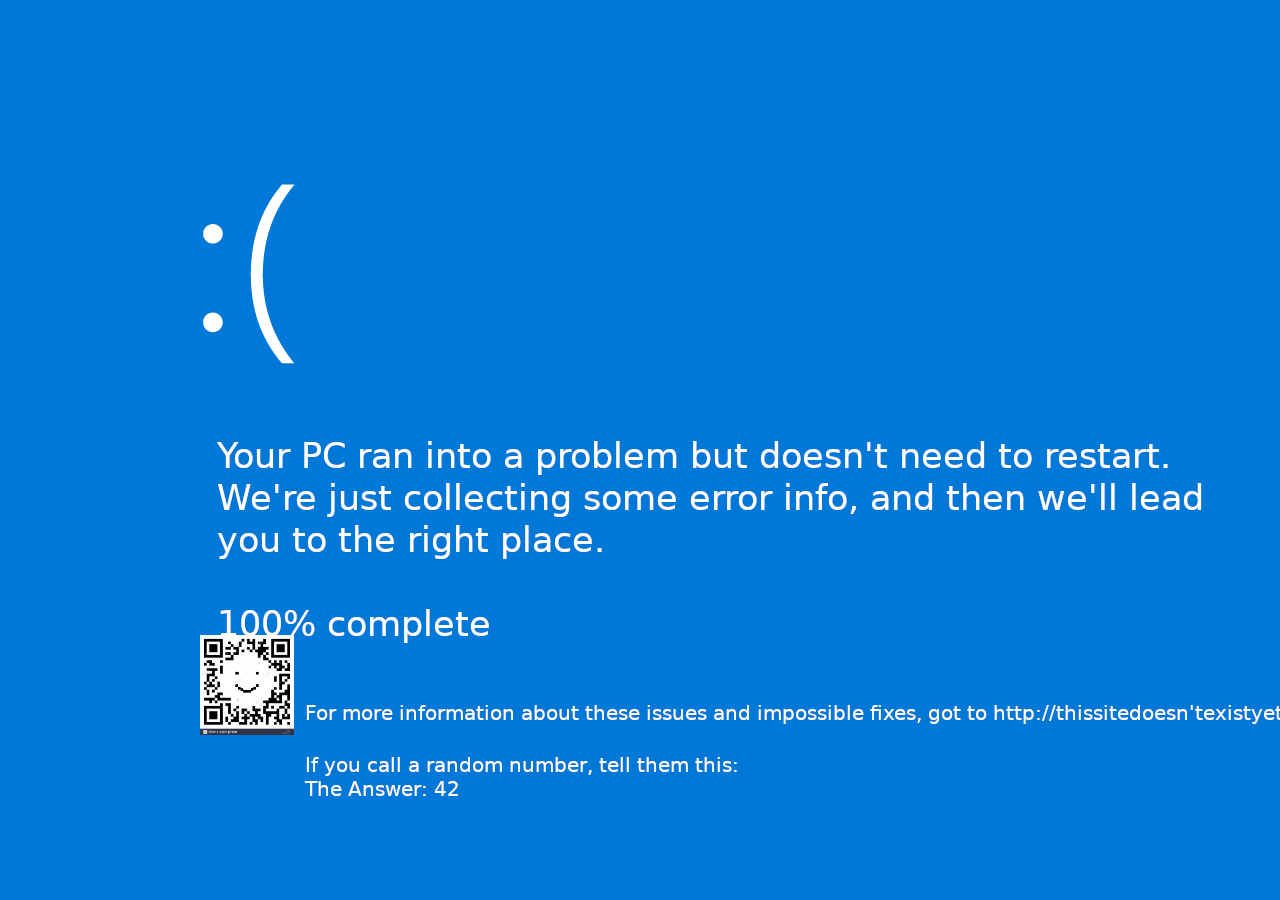
<file: index.html>
<html>
<style>
html{
	font-size: 33px;
	font-family: sans-serif;
}
.qr{
	position: absolute;
	bottom: 165px;
	left: 200px;
}
</style>
<body background="WinErrorEdit.png">
<div class="qr"><img src="qrface.png"height="100" align="left" alt="Home" usemap="#Home"></div>
<map name="Home">
  <area shape="rect" coords="0,0,100,100" alt="Homeclick" href="http://192.168.1.93/indexHome.php">
</map>
</html>
</file>
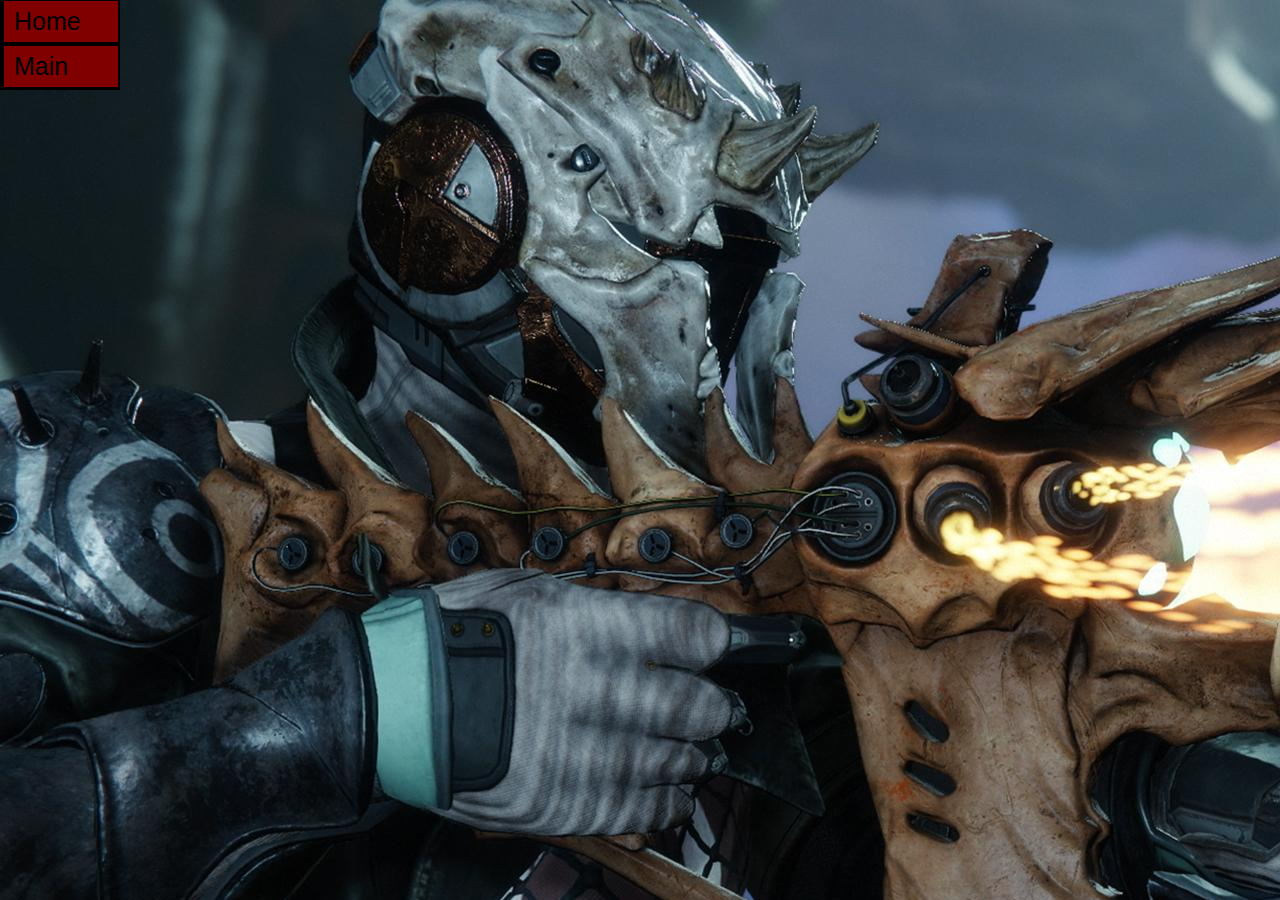
<file: 1k.html>
<html>
<style>
body{
color: #000000;
}

html{
  font-size:16px;
  font-family: sans-serif;
  }
  
a{
color: #000000;
background-color: #800000;
border-style: solid;
  border-width: 1px 2px 3px 4px;
  text-decoration: none;
}

.sidenav2 {
  width: 120px;
  position: fixed;
  z-index: 1;
  top: 0px;
  left: 0px;
  background: #eee;
  overflow-x: hidden;
}

.sidenav2 a {
  padding: 6px 8px 6px 10px;
  text-decoration: none;
  font-size: 25px;
  color: #000000;
  display: block;
}

.sidenav2 a:hover {
  color: #000000;
}

.main {
  margin-left: 140px; /* Same width as the sidebar + left position in px */
  font-size: 28px; /* Increased text to enable scrolling */
  padding: 0px 0px;
}

@media screen and (max-height: 450px) {
  .sidenav2 {padding-top: 0px;}
  .sidenav2 a {font-size: 0px;}
}


.row::after {
    content: "";
    clear: both;
    display: table;
    
</style>
<body background="1k.png">
<div class="sidenav2">
  <a href = "http://192.168.1.93/indexHome.php" > Home </a>
  <a href = "http://192.168.1.93/index.php" target = "_blank"> Main </a>
</div>
</html>
</file>
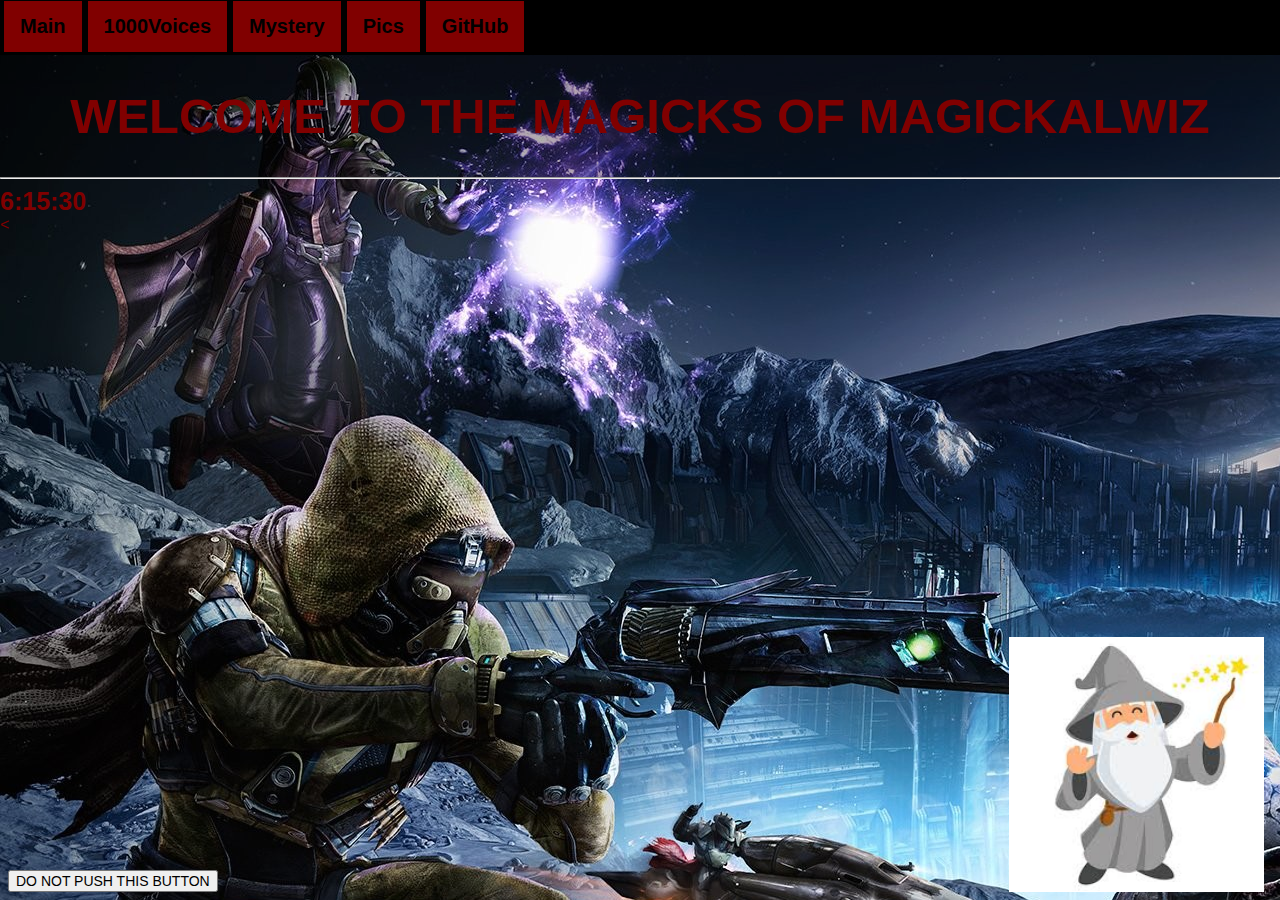
<file: Home.html>
<html><head><title> MagickalWiz Home</title>
<b>
<style>
html{
  font-size:16px;
  font-family: system-ui, sans-serif;
  }

body{
color: #000000;
}

a{
color: #000000;
background-color: #800000;
border-style: solid;
  border-width: 1px 2px 3px 4px;
  text-decoration: none;
}


.brpic {
  position: absolute;
  bottom: 8px;
  right: 16px;
  font-size: 18px;
}

.lbutton {
	position: absolute;
	bottom: 8px;
	left: 8px;
	font-size: 14px;
}
	
.transparent {
  background:#7f7f7f;
  background:rgba(0,0,0,0.3);
}

</style>

<head>
<meta name="viewport" content="width=device-width, initial-scale=1">
<style>
body {
  margin: 0;
  font-family:sans-serif;
}

.topnav {
  overflow: hidden;
  background-color: #000000;
}

.topnav a {
  float: left;
  color: #000000;
  text-align: center;
  padding: 14px 16px;
  text-decoration: none;
  font-size: 20px;
}

.topnav a:hover {
  background-color: #800000;
  color: black;
}


</style>
</head>
<body background="Shadowkeep.png">
<div class = "transparent">
<div class="topnav">
  <a href = "http://192.168.1.93/index.php" target = "_blank"> Main </a>
  <a href = "http://192.168.1.93/1k.html" target = "_blank"> 1000Voices </a>
  <a href = "http://192.168.1.93/mystery.html" target = "_blank"> Mystery </a>
  <a href = "http://192.168.1.93/pics.html" target = "_blank"> Pics </a>
  <a href = "https://github.com/MagickalWiz?tab=repositories" target = "_blank"> GitHub </a>
</div>

</body>
</b>

<meta name="viewport" content="width=device-width, initial-scale=1">
</head>
<font color="#800000">
<h1 style="font-size:49px;" align="center">WELCOME TO THE MAGICKS OF MAGICKALWIZ</h1>
<hr />
</div>

<font style="font-size:25px;"><b>
<head>
<script> 
function startTime() {
  var today = new Date();
  var h = today.getHours();
  var m = today.getMinutes();
  var s = today.getSeconds();
  m = checkTime(m);
  s = checkTime(s);
  document.getElementById('txt').innerHTML =
  h + ":" + m + ":" + s;
  var t = setTimeout(startTime, 500);
}
function checkTime(i) {
  if (i < 10) {i = "0" + i};
  return i;
}
</script>
</head>
<body onload="startTime()">
<div id="txt"></div>
</b></font>

<div class="brpic"><img src="[data-uri]" height="255" align="right"></div>

<<button onClick="window.location.reload();" <div class="lbutton" align="left"> DO NOT PUSH THIS BUTTON </button>
</html>
</file>
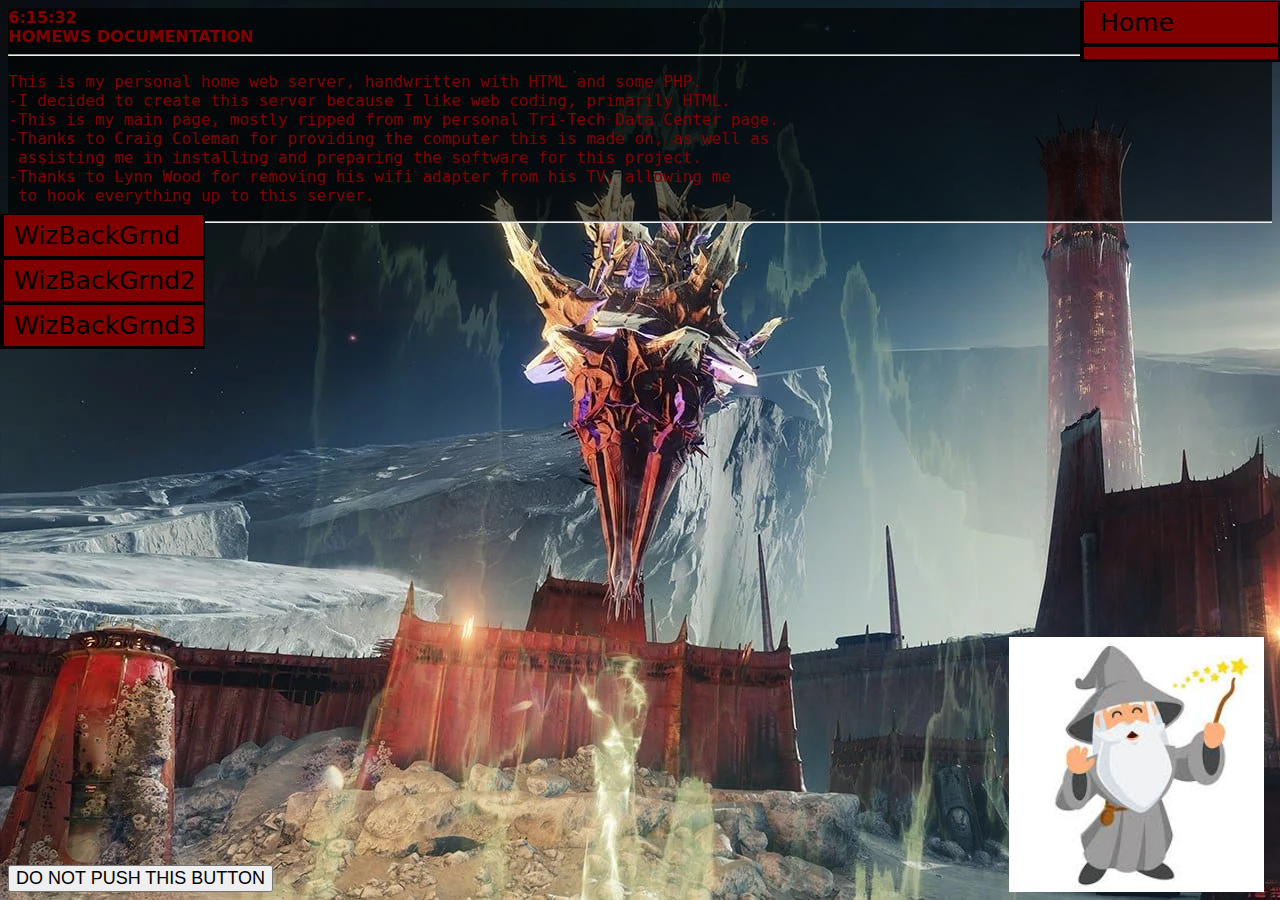
<file: Main.html>
<html><head><title> MagickalWiz HomeWS</title>

<html>
	<div class = "transparent">



<font color="#800000"><b>
<head>
<script> 
function startTime() {
  var today = new Date();
  var h = today.getHours();
  var m = today.getMinutes();
  var s = today.getSeconds();
  m = checkTime(m);
  s = checkTime(s);
  document.getElementById('txt').innerHTML =
  h + ":" + m + ":" + s;
  var t = setTimeout(startTime, 500);
}
function checkTime(i) {
  if (i < 10) {i = "0" + i};
  return i;
}
</script>
</head>


<body onload="startTime()">

<div id="txt"></div>

</body>
</b>
</font>
</html>


<style>
html{
  font-size:16px;
  font-family: system-ui, sans-serif;
  }

body{
color: #000000;
}

a{
color: #000000;
background-color: #800000;
border-style: solid;
  border-width: 1px 2px 3px 4px;
  text-decoration: none;
}


.brpic {
  position: absolute;
  bottom: 8px;
  right: 16px;
  font-size: 18px;
}

.lbutton {
	position: absolute;
	bottom: 8px;
	left: 8px;
	font-size: 18px;
}
	
.transparent {
  background:#7f7f7f;
  background:rgba(0,0,0,0.6);
}

</style>

</head>
<body background="Shadowkeep2.png">

<font color="#800000"><b> HOMEWS DOCUMENTATION</b><br/>
<hr />
<pre>
This is my personal home web server, handwritten with HTML and some PHP.
-I decided to create this server because I like web coding, primarily HTML.
-This is my main page, mostly ripped from my personal Tri-Tech Data Center page.
-Thanks to Craig Coleman for providing the computer this is made on, as well as 
 assisting me in installing and preparing the software for this project.
-Thanks to Lynn Wood for removing his wifi adapter from his TV, allowing me
 to hook everything up to this server.
</pre>
</font>
<hr />
</div>
</body>
</html>


<html>
<head>
<meta name="viewport" content="width=device-width, initial-scale=1">
<style>
body {
  font-family: system-ui, sans-serif;
}

.sidenav {
  width: 200px;
  position: fixed;
  z-index: 1;
  top: 1px;
  right: 0px;
  background: #eee;
  overflow-x: hidden;
}

.sidenav a {
  padding: 6px 8px 6px 16px;
  text-decoration: none;
  font-size: 25px;
  color: #000000;
  display: block;
}

.sidenav a:hover {
  color: #000000;
}

.main {
  margin-right: 140px; /* Same width as the sidebar + right position in px */
  font-size: 28px; /* Increased text to enable scrolling */
  padding: 0px 0px;
}

@media screen and (max-height: 450px) {
  .sidenav {padding-top: 0px;}
  .sidenav a {font-size: 0px;}
}







.sidenav2 {
  width: 205px;
  position: fixed;
  z-index: 1;
  top: 214px;
  left: 0px;
  background: #eee;
  overflow-x: hidden;
}

.sidenav2 a {
  padding: 6px 8px 6px 10px;
  text-decoration: none;
  font-size: 25px;
  color: #000000;
  display: block;
}

.sidenav2 a:hover {
  color: #000000;
}

.main {
  margin-left: 140px; /* Same width as the sidebar + left position in px */
  font-size: 28px; /* Increased text to enable scrolling */
  padding: 0px 0px;
}

@media screen and (max-height: 450px) {
  .sidenav2 {padding-top: 0px;}
  .sidenav2 a {font-size: 0px;}
}


.row::after {
    content: "";
    clear: both;
    display: table;
    
    

#random{
  /* BOX MODEL */
  width: 100%;
  height: 450px;
  border: 1px solid black;
  
  /* ENHANCEMENT */
  background-image: url(https://twinfinite.net/wp-content/uploads/2019/10/destiny-2-shadowkeep-5-1.jpg);
  background-position: center center;
  background-size: cover;
  background-repeat: no-repeat;  
}
</style>
</head>
<body>

<div class="sidenav">
  <a href = "http://192.168.1.93/indexHome.php" > Home </a>
  <a href = "http://192.168.1.93/" target = "_blank">  </a>
</div>

 
<div class="sidenav2">
  <a href = "https://twinfinite.net/wp-content/uploads/2019/10/destiny-2-shadowkeep-5-1.jpg" target = "_blank"> WizBackGrnd</a>
  <a href = "https://wallpaperplay.com/walls/full/7/e/3/59838.jpg" target = "_blank"> WizBackGrnd2</a>
  <a href = "https://images3.alphacoders.com/854/854672.jpg" target = "_blank"> WizBackGrnd3 </a>

</div>
</div>
</body>


<div class="brpic"><img src="[data-uri]" height="255" align="right"></div>

<button onClick="window.location.reload();" <div class="lbutton" align="left"> DO NOT PUSH THIS BUTTON </button>

</html>
</file>
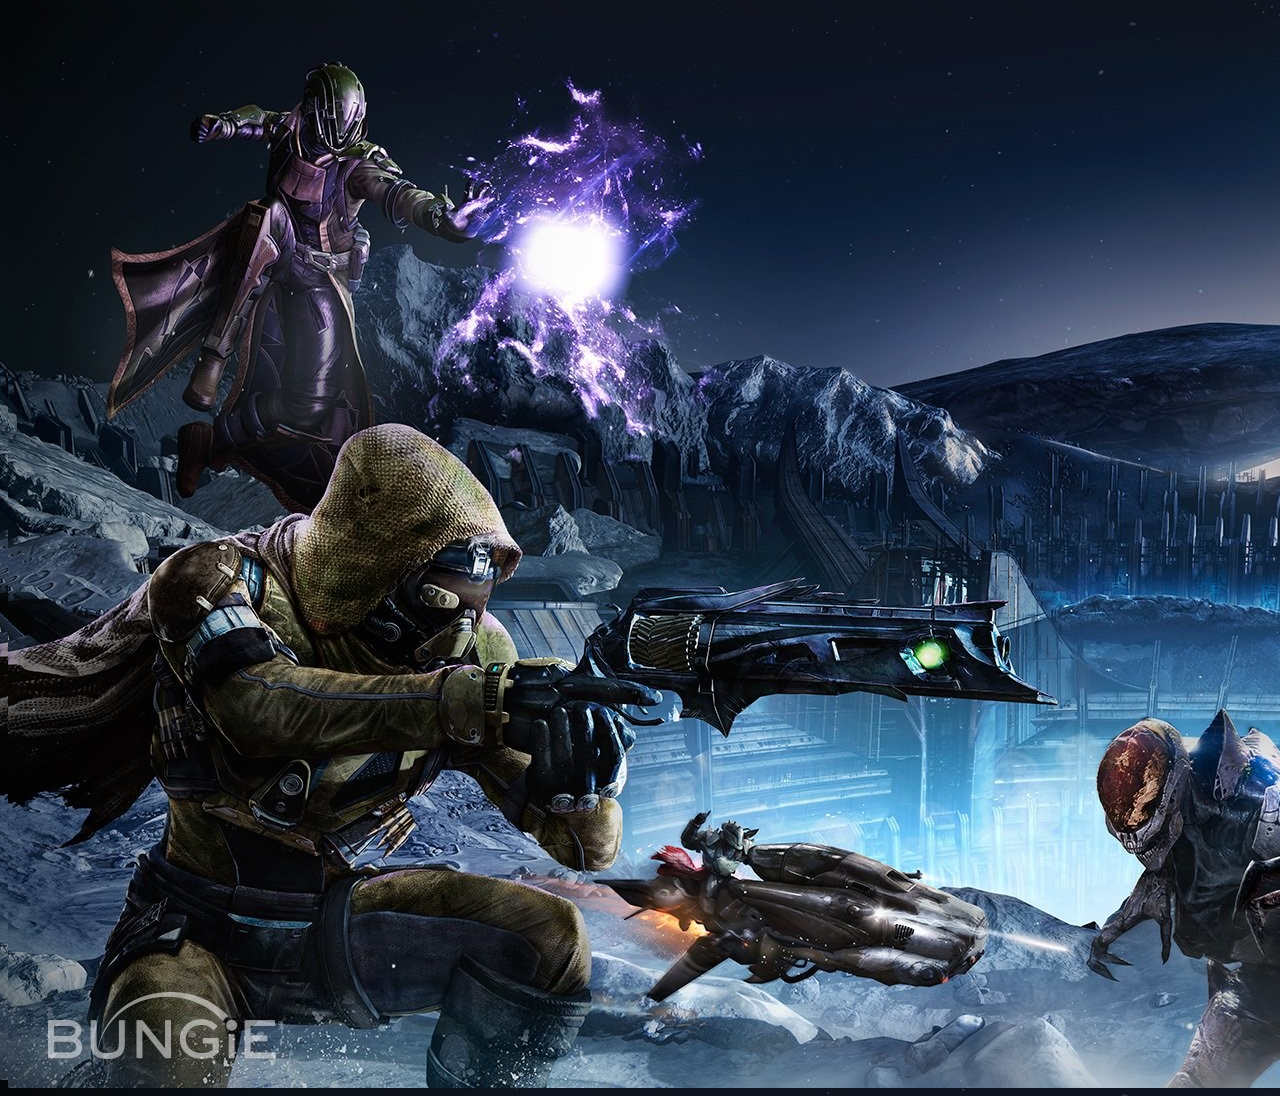
<file: mystery.html>
<html>
<style>
body{
overflow: hidden
</style>
<body background="Shadowkeep.png">
<div><img src="Shadowkeep.png" width="1920" height="1080" alt="Planets" usemap="#planetmap" align="center"></div>

<map name="planetmap">
  <area shape="rect" coords="580,550,1055,735" alt="Thorn" target="_blank" href="https://d2.destinygamewiki.com/wiki/Thorn">
  <area shape="circle" coords="1410,55,125,180" alt="Moon" target="_blank" href="https://d2.destinygamewiki.com/wiki/Moon">
  <area shape="rect" coords="485,180,630,330" alt"Nova" target="_blank" href="https://d2.destinygamewiki.com/wiki/Nova_Bomb">
</map>

</body>
</html
</file>
